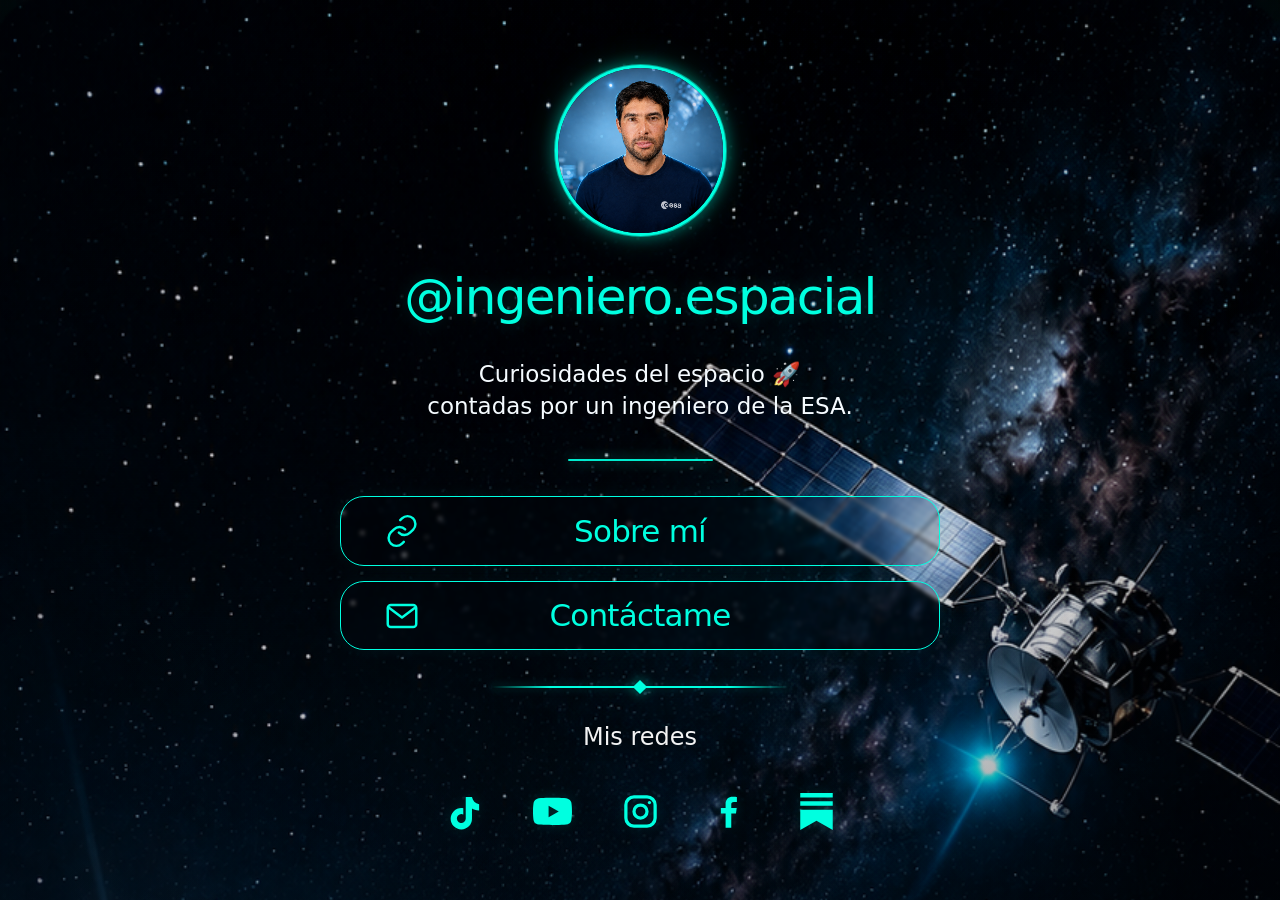
<file: index.html>
<!doctype html>
<html lang="es">
<head>
  <meta charset="utf-8" />
  <meta name="viewport" content="width=device-width,initial-scale=1,viewport-fit=cover" />
  <meta name="theme-color" content="#020811" />
  <title>Ingeniero Espacial · Links</title>
  <meta name="description" content="Curiosidades del espacio contadas por un ingeniero de la ESA." />
  <link rel="icon" href="assets/favicon.svg" type="image/svg+xml" />

  <style>
    :root{
      --cyan:#00ffe0;
      --bg:#020811;
      --white:#f5fbff;
      --muted:rgba(245,251,255,.86);
      --cyan-soft:rgba(0,255,224,.12);
      --cyan-glow:rgba(0,255,224,.35);
    }

    *{box-sizing:border-box}
    html,body{min-height:100%;margin:0}

    body{
      min-height:100svh;
      font-family:Inter,ui-sans-serif,system-ui,-apple-system,BlinkMacSystemFont,"Segoe UI",Roboto,Arial,sans-serif;
      color:var(--white);
      background:var(--bg);
      overflow-x:hidden;
    }

    .space-bg{
      position:fixed;
      inset:0;
      z-index:-2;
      background:
        linear-gradient(180deg,rgba(0,5,12,.02) 0%,rgba(0,5,12,.06) 42%,rgba(0,5,12,.18) 100%),
        url("assets/space-bg.png") center top/cover no-repeat;
      transform:translateZ(0);
    }

    .space-bg::after{
      content:"";
      position:absolute;
      inset:0;
      background:
        radial-gradient(circle at 50% 42%,transparent 0 34%,rgba(0,4,10,.08) 60%,rgba(0,4,10,.35) 100%),
        linear-gradient(180deg,rgba(0,0,0,.08),rgba(0,0,0,.02) 58%,rgba(0,0,0,.08));
      pointer-events:none;
    }

    .page{
      width:min(760px,100%);
      height:100svh;
      min-height:100svh;
      margin:0 auto;
      padding:clamp(18px,3.2vh,40px) clamp(18px,4vw,32px);
      display:flex;
      flex-direction:column;
      align-items:center;
      justify-content:space-evenly;
      text-align:center;
      overflow:hidden;
    }

    .avatar-shell{
      width:clamp(126px,19vmin,184px);
      aspect-ratio:1;
      border-radius:50%;
      padding:3px;
      background:var(--cyan);
      box-shadow:
        0 0 0 1px rgba(0,255,224,.5),
        0 0 16px rgba(0,255,224,.46),
        0 0 34px rgba(0,255,224,.18);
      flex:0 0 auto;
    }

    .avatar-shell img{
      width:100%;
      height:100%;
      border-radius:50%;
      display:block;
      object-fit:cover;
      object-position:center;
      background:#04121d;
    }

    h1{
      margin:0;
      color:var(--cyan);
      font-size:clamp(30px,6.2vw,50px);
      line-height:1.04;
      font-weight:520;
      letter-spacing:-.035em;
      text-shadow:0 0 18px rgba(0,255,224,.18);
      white-space:nowrap;
    }

    .bio{
      max-width:580px;
      margin:0;
      color:var(--white);
      font-size:clamp(16px,2.8vw,23px);
      line-height:1.38;
      font-weight:360;
      text-shadow:0 2px 16px rgba(0,0,0,.88);
    }

    .accent-line{
      width:clamp(105px,19vw,145px);
      height:2px;
      margin:0 auto;
      border-radius:999px;
      background:var(--cyan);
      box-shadow:0 0 13px rgba(0,255,224,.62);
      opacity:.92;
    }

    .links{
      width:min(600px,92vw);
      margin:0;
      display:flex;
      flex-direction:column;
      gap:clamp(10px,1.7vh,16px);
    }

    .main-link{
      min-height:clamp(58px,7.7vh,76px);
      width:100%;
      display:grid;
      grid-template-columns:clamp(64px,11vw,86px) 1fr clamp(64px,11vw,86px);
      align-items:center;
      padding:0 clamp(10px,2.2vw,18px);
      border:1.5px solid var(--cyan);
      border-radius:clamp(18px,2.8vw,24px);
      color:var(--cyan);
      text-decoration:none;
      background:rgba(0,8,18,.14);
      box-shadow:
        inset 0 0 22px rgba(0,255,224,.012),
        0 0 18px rgba(0,255,224,.06);
      backdrop-filter:blur(2px);
      -webkit-backdrop-filter:blur(2px);
      transition:transform .18s ease,background .18s ease,box-shadow .18s ease;
    }

    .main-link:hover{
      transform:translateY(-2px);
      background:rgba(0,255,224,.065);
      box-shadow:0 0 24px rgba(0,255,224,.16);
    }

    .main-link:active{transform:translateY(0)}

    .main-link .link-icon{
      width:clamp(38px,6vw,48px);
      height:clamp(38px,6vw,48px);
      display:flex;
      align-items:center;
      justify-content:center;
      justify-self:center;
      color:var(--cyan);
    }

    .main-link .link-icon svg{
      width:clamp(30px,4.8vw,38px);
      height:clamp(30px,4.8vw,38px);
      display:block;
      fill:none;
      stroke:currentColor;
      stroke-width:1.55;
      stroke-linecap:round;
      stroke-linejoin:round;
    }

    .main-link .linkedin-icon svg{
      fill:currentColor;
      stroke:none;
      width:clamp(31px,5vw,39px);
      height:clamp(31px,5vw,39px);
    }

    .main-link strong{
      grid-column:2;
      font-size:clamp(22px,4vw,31px);
      line-height:1;
      font-weight:500;
      letter-spacing:-.025em;
      white-space:nowrap;
    }

    .network-divider{
      width:min(300px,55vw);
      height:1.5px;
      margin:0 auto;
      position:relative;
      background:linear-gradient(90deg,transparent,var(--cyan) 20%,var(--cyan) 80%,transparent);
      box-shadow:0 0 10px rgba(0,255,224,.28);
    }

    .network-divider::after{
      content:"";
      position:absolute;
      left:50%;
      top:50%;
      width:10px;
      height:10px;
      background:var(--cyan);
      transform:translate(-50%,-50%) rotate(45deg);
      box-shadow:0 0 13px rgba(0,255,224,.6);
    }

    .social-title{
      margin:0;
      font-size:clamp(18px,3vw,24px);
      font-weight:350;
      color:rgba(255,255,255,.95);
      text-shadow:0 2px 14px rgba(0,0,0,.85);
    }

    .socials{
      width:min(400px,86vw);
      margin:0;
      display:flex;
      align-items:center;
      justify-content:space-between;
      gap:clamp(10px,3vw,20px);
    }

    .social-link{
      width:clamp(38px,6vw,48px);
      height:clamp(38px,6vw,48px);
      color:var(--cyan);
      display:flex;
      align-items:center;
      justify-content:center;
      text-decoration:none;
      filter:drop-shadow(0 0 7px rgba(0,255,224,.12));
      transition:transform .16s ease,filter .16s ease;
    }

    .social-link:hover{
      transform:translateY(-2px) scale(1.04);
      filter:drop-shadow(0 0 10px rgba(0,255,224,.48));
    }

    .social-link svg{
      width:clamp(30px,5vw,39px);
      height:clamp(30px,5vw,39px);
      fill:currentColor;
      display:block;
    }

    .social-link.instagram svg{
      fill:none;
      stroke:currentColor;
      stroke-width:2;
      stroke-linecap:round;
      stroke-linejoin:round;
    }

    .social-link.substack svg{
      width:clamp(29px,4.8vw,37px);
      height:clamp(29px,4.8vw,37px);
    }

    @media (max-width:560px){
      .page{
        padding-left:clamp(14px,4.8vw,20px);
        padding-right:clamp(14px,4.8vw,20px);
      }
      .avatar-shell{width:clamp(112px,35vw,146px)}
      h1{font-size:clamp(28px,8.8vw,38px)}
      .bio{font-size:clamp(14px,4.25vw,17px);max-width:92vw}
      .links{width:min(560px,90vw)}
      .main-link{grid-template-columns:clamp(52px,16vw,66px) 1fr clamp(52px,16vw,66px)}
      .main-link strong{font-size:clamp(20px,6.4vw,25px)}
      .socials{width:min(340px,84vw)}
    }

    @media (max-width:390px){
      h1{font-size:clamp(25px,8.1vw,31px)}
      .bio{font-size:clamp(13px,4vw,15px)}
      .links{width:88vw}
      .main-link strong{font-size:clamp(18px,5.8vw,22px)}
      .social-title{font-size:17px}
    }

    /* En pantallas bajas reducimos proporcionalmente, sin comprimir todos los espacios a cero. */
    @media (max-height:760px){
      .page{padding-top:10px;padding-bottom:10px}
      .avatar-shell{width:clamp(96px,16vh,124px)}
      h1{font-size:clamp(25px,4.5vh,34px)}
      .bio{font-size:clamp(13px,2.25vh,16px);line-height:1.3}
      .links{gap:8px}
      .main-link{min-height:clamp(50px,7.3vh,58px)}
      .main-link strong{font-size:clamp(18px,3.4vh,23px)}
      .main-link .link-icon{width:34px;height:34px}
      .main-link .link-icon svg,.main-link .linkedin-icon svg{width:28px;height:28px}
      .social-title{font-size:16px}
      .social-link{width:34px;height:34px}
      .social-link svg{width:27px;height:27px}
      .social-link.substack svg{width:26px;height:26px}
    }

    @media (max-height:640px){
      .avatar-shell{width:88px}
      h1{font-size:24px}
      .bio{font-size:12px}
      .main-link{min-height:46px;border-radius:14px}
      .main-link strong{font-size:18px}
      .social-title{font-size:14px}
      .socials{width:min(300px,82vw)}
    }

    @media (prefers-reduced-motion:reduce){
      *,*::before,*::after{scroll-behavior:auto!important;transition:none!important}
    }
  </style>
</head>

<body>
  <div class="space-bg" aria-hidden="true"></div>

  <main class="page">
    <div class="avatar-shell">
      <img src="assets/perfil4.png" alt="Ingeniero Espacial" onerror="this.src='assets/profile-placeholder.svg'" />
    </div>

    <h1>@ingeniero.espacial</h1>

    <p class="bio">
      Curiosidades del espacio 🚀<br>
      contadas por un ingeniero de la ESA.
    </p>

    <div class="accent-line" aria-hidden="true"></div>

    <nav class="links" aria-label="Enlaces principales">
      <a class="main-link" href="./sobre-mi/" aria-label="Sobre mí">
        <span class="link-icon" aria-hidden="true">
          <svg viewBox="0 0 24 24">
            <path d="M10 13a5 5 0 0 0 7.07.07l2-2a5 5 0 0 0-7.07-7.07l-1.15 1.15"></path>
            <path d="M14 11a5 5 0 0 0-7.07-.07l-2 2A5 5 0 0 0 12 20l1.15-1.15"></path>
          </svg>
        </span>
        <strong>Sobre mí</strong>
      </a>

      <a class="main-link" href="mailto:rg.juanpa@gmail.com" aria-label="Contáctame por email">
        <span class="link-icon" aria-hidden="true">
          <svg viewBox="0 0 24 24">
            <rect x="3" y="5" width="18" height="14" rx="2"></rect>
            <path d="m4 7 8 6 8-6"></path>
          </svg>
        </span>
        <strong>Contáctame</strong>
      </a>
    </nav>

    <div class="network-divider" aria-hidden="true"></div>
    <div class="social-title">Mis redes</div>

    <nav class="socials" aria-label="Redes sociales">
      <a class="social-link" href="https://www.tiktok.com/@ingenieroespacial" target="_blank" rel="noopener" aria-label="TikTok">
        <svg viewBox="0 0 24 24" aria-hidden="true">
          <path d="M16.6 3c.48 2.38 1.84 3.8 4.4 4.53v3.8c-1.84.05-3.45-.51-4.4-1.13v6.24A6.56 6.56 0 1 1 10.04 9.9c.42 0 .83.04 1.22.11v3.87a2.73 2.73 0 1 0 1.5 2.56V3h3.84Z"/>
        </svg>
      </a>

      <a class="social-link" href="https://www.youtube.com/@Ingeniero.Espacial" target="_blank" rel="noopener" aria-label="YouTube">
        <svg viewBox="0 0 24 24" aria-hidden="true">
          <path d="M23.5 6.2a3 3 0 0 0-2.12-2.12C19.5 3.58 12 3.58 12 3.58s-7.5 0-9.38.5A3 3 0 0 0 .5 6.2C0 8.08 0 12 0 12s0 3.92.5 5.8a3 3 0 0 0 2.12 2.12c1.88.5 9.38.5 9.38.5s7.5 0 9.38-.5a3 3 0 0 0 2.12-2.12C24 15.92 24 12 24 12s0-3.92-.5-5.8ZM9.6 15.6V8.4l6.23 3.6L9.6 15.6Z"/>
        </svg>
      </a>

      <a class="social-link instagram" href="https://www.instagram.com/ingeniero.espacial/" target="_blank" rel="noopener" aria-label="Instagram">
        <svg viewBox="0 0 24 24" aria-hidden="true">
          <rect x="3" y="3" width="18" height="18" rx="5"></rect>
          <circle cx="12" cy="12" r="4"></circle>
          <circle cx="17.5" cy="6.5" r="1" fill="currentColor" stroke="none"></circle>
        </svg>
      </a>

      <a class="social-link" href="https://www.facebook.com/people/Ingeniero-Espacial/61588651452227/" target="_blank" rel="noopener" aria-label="Facebook">
        <svg viewBox="0 0 24 24" aria-hidden="true">
          <path d="M13.7 22v-8.7h2.9l.44-3.4H13.7V7.73c0-.98.27-1.65 1.68-1.65h1.79V3.04c-.31-.04-1.37-.13-2.61-.13-2.58 0-4.35 1.58-4.35 4.48V9.9H7.29v3.4h2.92V22h3.49Z"/>
        </svg>
      </a>

      <a class="social-link substack" href="https://ingenieroespacial.substack.com/" target="_blank" rel="noopener" aria-label="Substack">
        <svg viewBox="0 0 24 24" aria-hidden="true">
          <path d="M22.54 0H1.46v2.84h21.08V0ZM22.54 5.41H1.46v2.83h21.08V5.41ZM1.46 10.81V24L12 18.08 22.54 24V10.81H1.46Z"/>
        </svg>
      </a>
    </nav>
  </main>
</body>
</html>
</file>
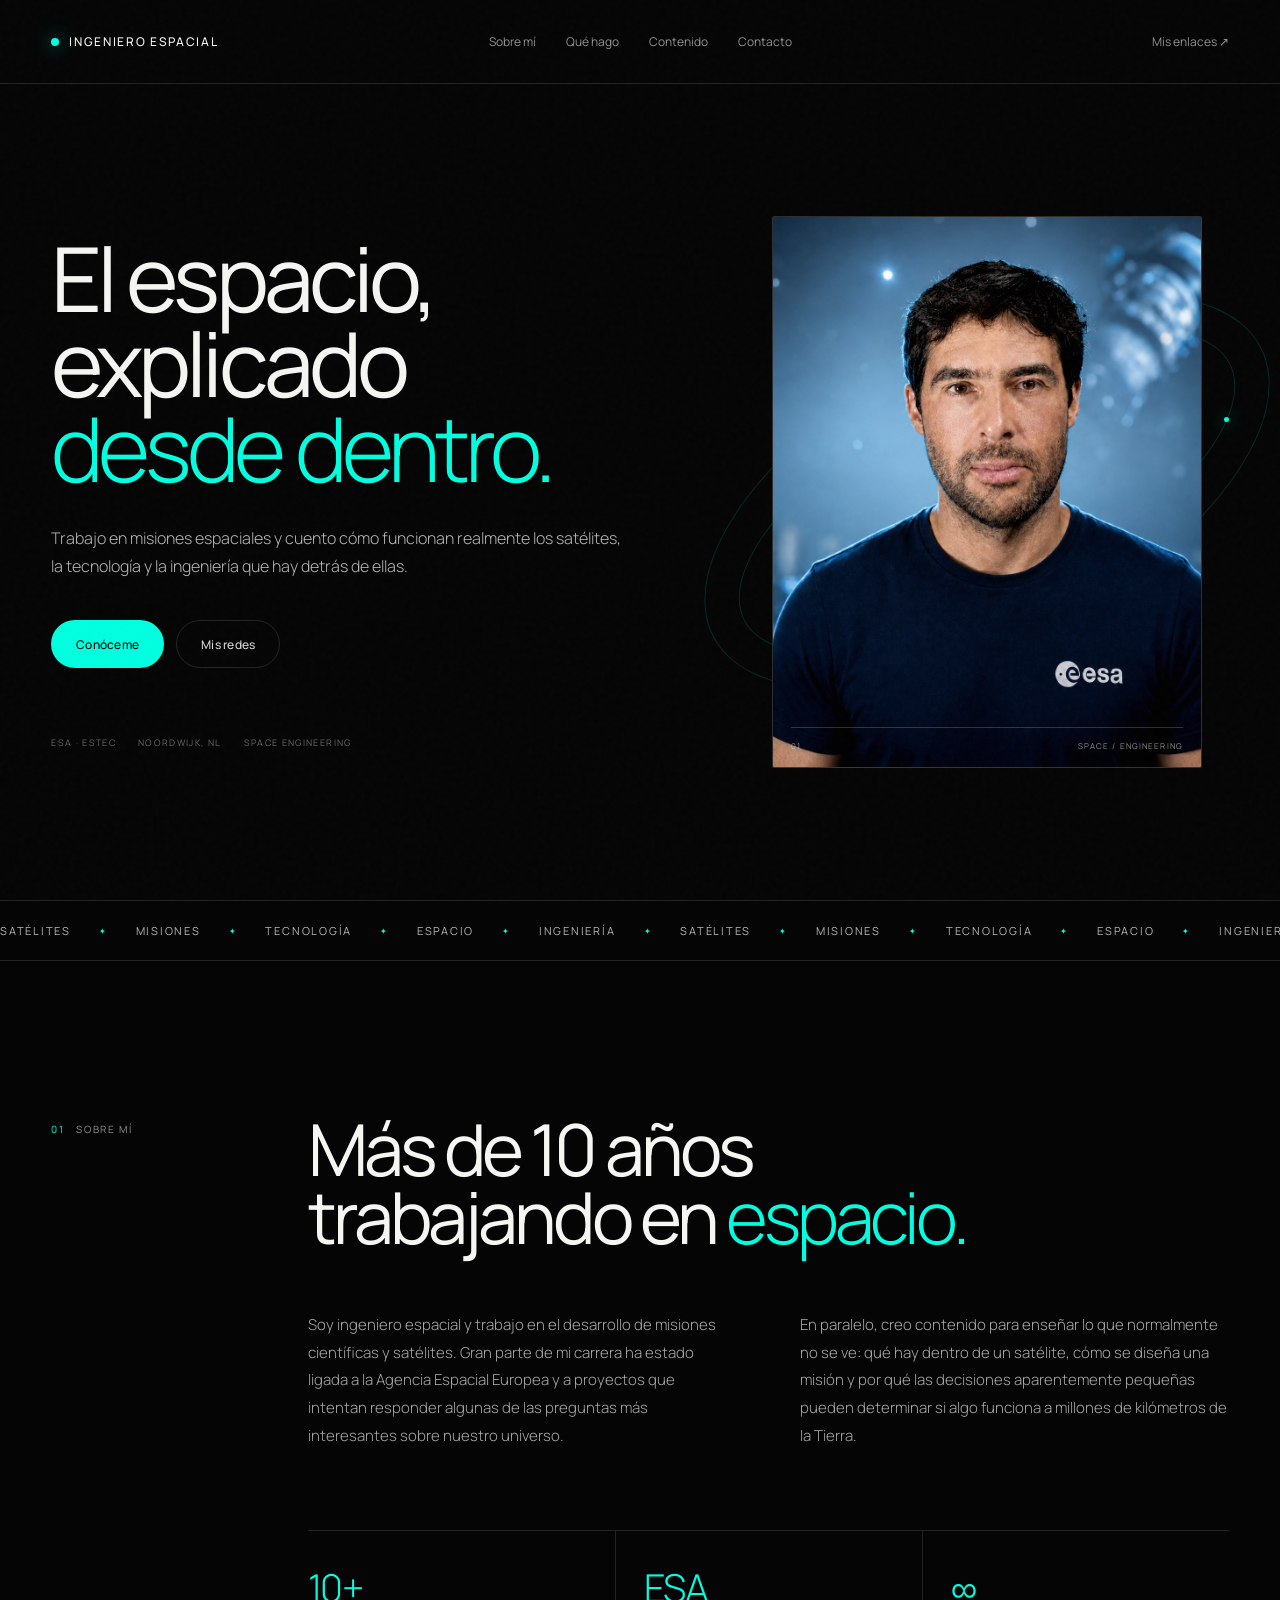
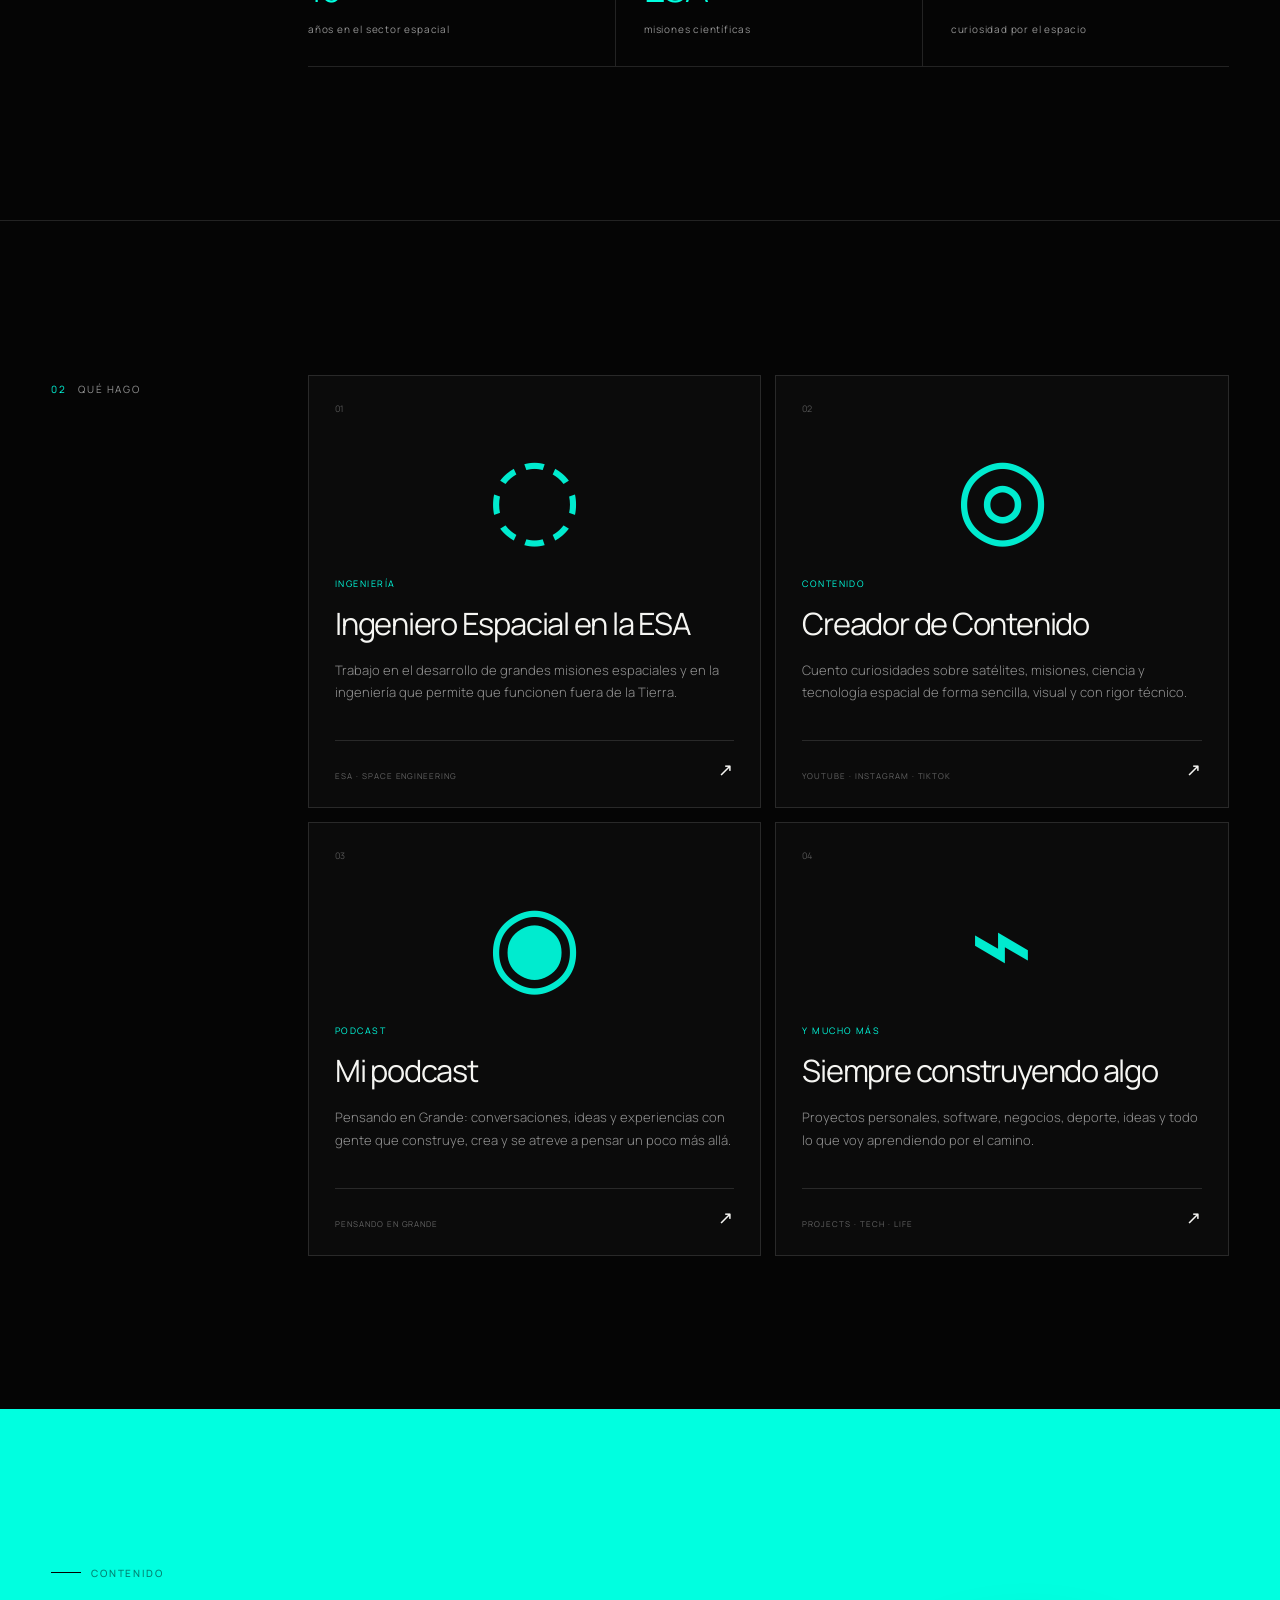
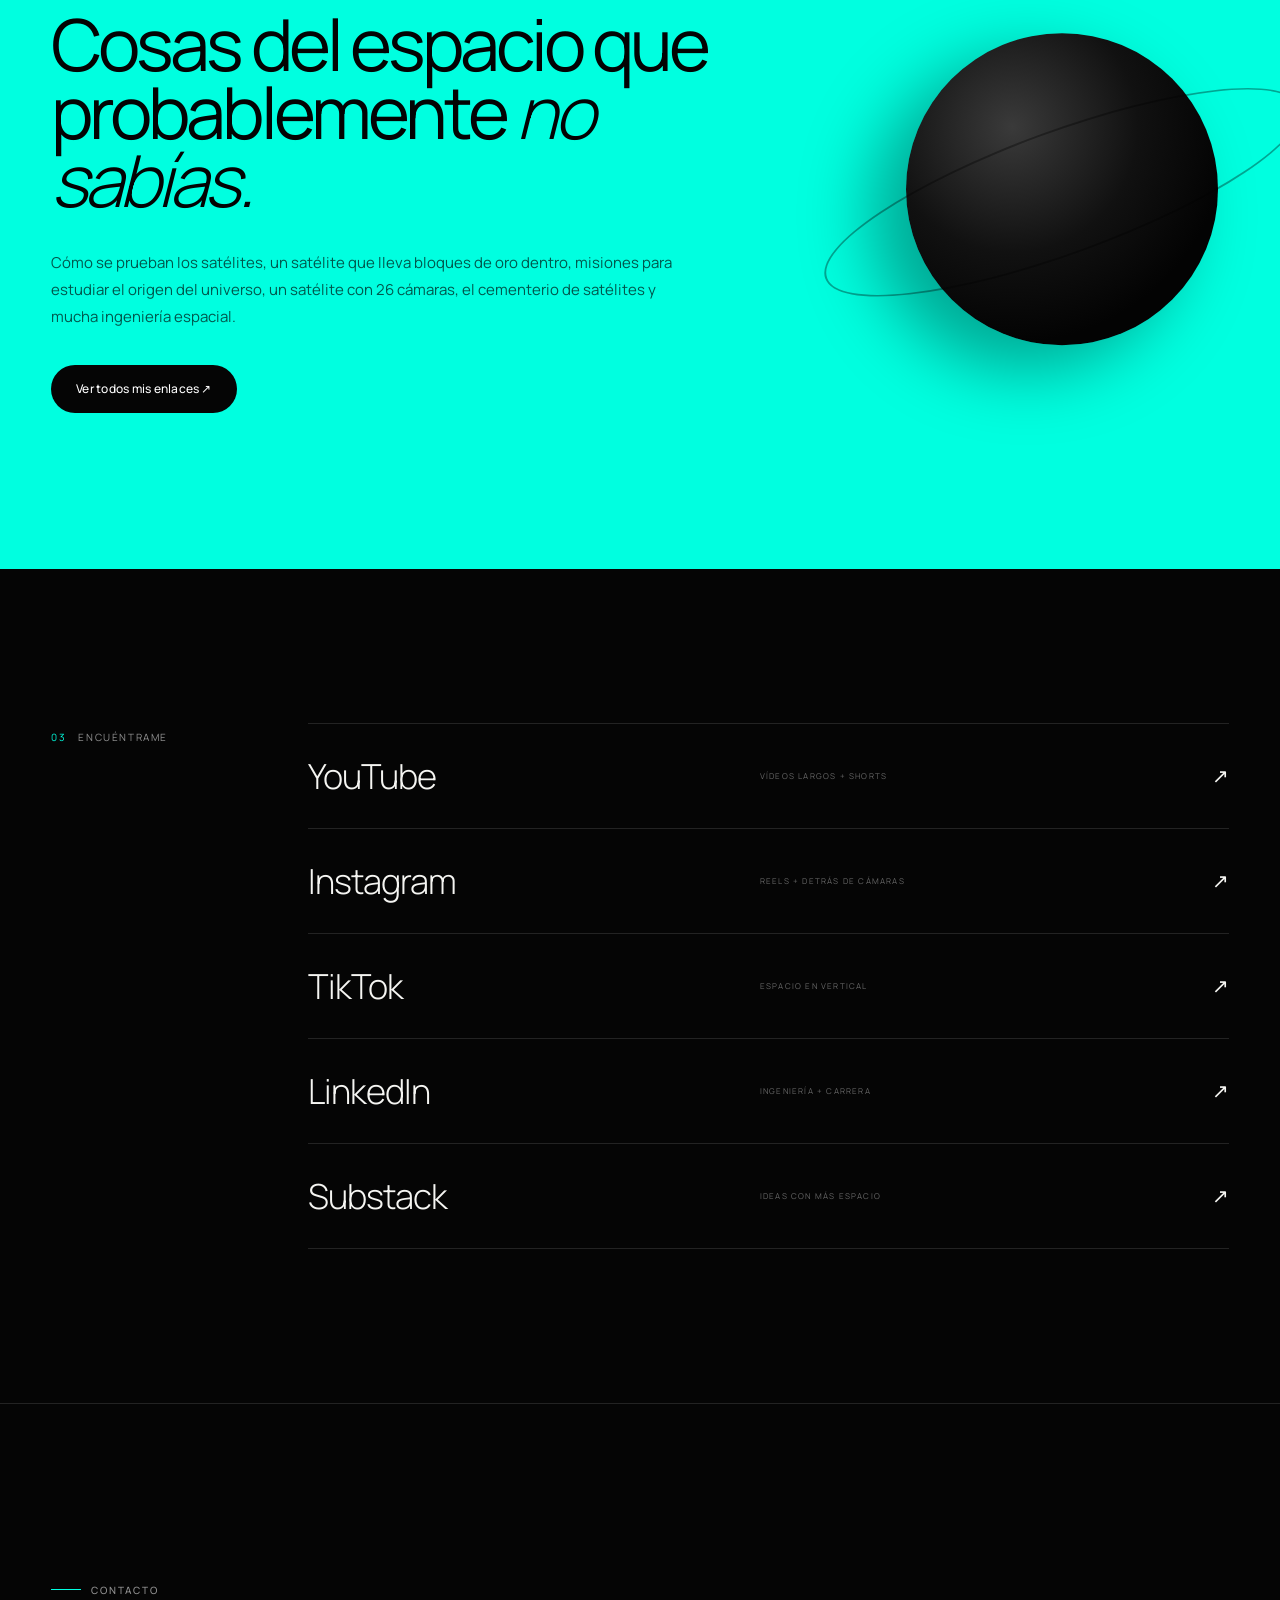
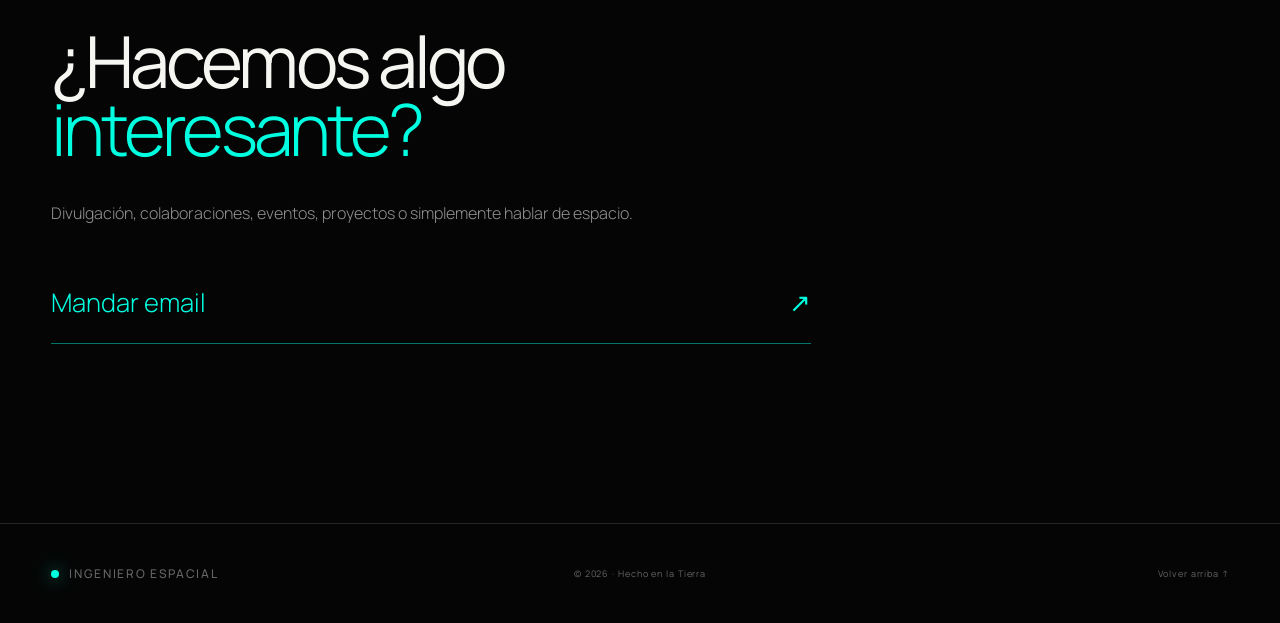
<file: sobre-mi/index.html>
<!DOCTYPE html>
<html lang="es">
<head>
  <meta charset="UTF-8" />
  <meta name="viewport" content="width=device-width, initial-scale=1.0" />
  <meta name="description" content="Ingeniería espacial, misiones y tecnología contadas desde dentro." />
  <meta name="theme-color" content="#050505" />

  <title>Ingeniero Espacial — Sobre mí</title>

  <link rel="preconnect" href="https://fonts.googleapis.com">
  <link rel="preconnect" href="https://fonts.gstatic.com" crossorigin>
  <link href="https://fonts.googleapis.com/css2?family=Manrope:wght@300;400;500;600&display=swap" rel="stylesheet">

  <link rel="stylesheet" href="./styles.css" />
</head>

<body>
  <div class="noise" aria-hidden="true"></div>

  <header class="site-header">
    <a class="brand" href="../" aria-label="Volver a mis enlaces">
      <span class="brand-dot"></span>
      INGENIERO ESPACIAL
    </a>

    <nav class="nav" aria-label="Navegación principal">
      <a href="#sobre-mi">Sobre mí</a>
      <a href="#que-hago">Qué hago</a>
      <a href="#contenido">Contenido</a>
      <a href="#contacto">Contacto</a>
    </nav>

    <a class="back-link" href="../">Mis enlaces ↗</a>
  </header>

  <main>
    <section class="hero section">
      <div class="hero-copy">
<h1>
          El espacio,<br>
          explicado <em>desde dentro.</em>
        </h1>

        <p class="hero-text">
          Trabajo en misiones espaciales y cuento cómo funcionan realmente
          los satélites, la tecnología y la ingeniería que hay detrás de ellas.
        </p>

        <div class="hero-actions">
          <a class="button button-primary" href="#sobre-mi">Conóceme</a>
          <a class="button button-secondary" href="#redes">Mis redes</a>
        </div>

        <div class="hero-meta">
          <span>ESA · ESTEC</span>
          <span>NOORDWIJK, NL</span>
          <span>SPACE ENGINEERING</span>
        </div>
      </div>

      <div class="hero-visual">
        <div class="orbit orbit-one"></div>
        <div class="orbit orbit-two"></div>
        <div class="orbit-dot"></div>

        <div class="portrait-card">
          <img src="./assets/perfil4.png" alt="Ingeniero Espacial">

          <div class="image-caption">
            <span>01</span>
            <span>SPACE / ENGINEERING</span>
          </div>
        </div>
      </div>
    </section>

    <section class="statement">
      <div class="ticker" aria-hidden="true">
        <div class="ticker-track">
          <span>SATÉLITES</span><i>✦</i>
          <span>MISIONES</span><i>✦</i>
          <span>TECNOLOGÍA</span><i>✦</i>
          <span>ESPACIO</span><i>✦</i>
          <span>INGENIERÍA</span><i>✦</i>
          <span>SATÉLITES</span><i>✦</i>
          <span>MISIONES</span><i>✦</i>
          <span>TECNOLOGÍA</span><i>✦</i>
          <span>ESPACIO</span><i>✦</i>
          <span>INGENIERÍA</span><i>✦</i>
        </div>
      </div>
    </section>

    <section class="section split-section" id="sobre-mi">
      <div class="section-label">
        <span>01</span>
        <p>Sobre mí</p>
      </div>

      <div class="section-content about-copy">
        <h2>
          Más de 10 años<br>
          trabajando en <em>espacio.</em>
        </h2>

        <div class="about-columns">
          <p>
            Soy ingeniero espacial y trabajo en el desarrollo de misiones
            científicas y satélites. Gran parte de mi carrera ha estado ligada
            a la Agencia Espacial Europea y a proyectos que intentan responder
            algunas de las preguntas más interesantes sobre nuestro universo.
          </p>

          <p>
            En paralelo, creo contenido para enseñar lo que normalmente no se ve:
            qué hay dentro de un satélite, cómo se diseña una misión y por qué
            las decisiones aparentemente pequeñas pueden determinar si algo
            funciona a millones de kilómetros de la Tierra.
          </p>
        </div>

        <div class="facts">
          <article>
            <strong>10+</strong>
            <span>años en el sector espacial</span>
          </article>
          <article>
            <strong>ESA</strong>
            <span>misiones científicas</span>
          </article>
          <article>
            <strong>∞</strong>
            <span>curiosidad por el espacio</span>
          </article>
        </div>
      </div>
    </section>

    <section class="section projects-section" id="que-hago">
      <div class="section-label">
        <span>02</span>
        <p>Qué hago</p>
      </div>

      <div class="projects-grid">
        <article class="project-card">
          <div class="project-number">01</div>
          <div class="project-icon">◌</div>

          <div class="project-copy">
            <p class="project-type">INGENIERÍA</p>
            <h3>Ingeniero Espacial en la ESA</h3>
            <p>
              Trabajo en el desarrollo de grandes misiones espaciales y en la
              ingeniería que permite que funcionen fuera de la Tierra.
            </p>
          </div>

          <div class="project-footer">
            <span>ESA · SPACE ENGINEERING</span>
            <span class="arrow">↗</span>
          </div>
        </article>

        <article class="project-card">
          <div class="project-number">02</div>
          <div class="project-icon">◎</div>

          <div class="project-copy">
            <p class="project-type">CONTENIDO</p>
            <h3>Creador de Contenido</h3>
            <p>
              Cuento curiosidades sobre satélites, misiones, ciencia y tecnología
              espacial de forma sencilla, visual y con rigor técnico.
            </p>
          </div>

          <div class="project-footer">
            <span>YOUTUBE · INSTAGRAM · TIKTOK</span>
            <span class="arrow">↗</span>
          </div>
        </article>

        <a class="project-card project-card-link" href="https://pensandoengrandepodcast.com/" target="_blank" rel="noopener noreferrer">
          <div class="project-number">03</div>
          <div class="project-icon">◉</div>

          <div class="project-copy">
            <p class="project-type">PODCAST</p>
            <h3>Mi podcast</h3>
            <p>
              Pensando en Grande: conversaciones, ideas y experiencias con gente
              que construye, crea y se atreve a pensar un poco más allá.
            </p>
          </div>

          <div class="project-footer">
            <span>PENSANDO EN GRANDE</span>
            <span class="arrow">↗</span>
          </div>
        </a>

        <article class="project-card">
          <div class="project-number">04</div>
          <div class="project-icon">⌁</div>

          <div class="project-copy">
            <p class="project-type">Y MUCHO MÁS</p>
            <h3>Siempre construyendo algo</h3>
            <p>
              Proyectos personales, software, negocios, deporte, ideas y todo lo
              que voy aprendiendo por el camino.
            </p>
          </div>

          <div class="project-footer">
            <span>PROJECTS · TECH · LIFE</span>
            <span class="arrow">↗</span>
          </div>
        </article>
      </div>
    </section>

    <section class="content-banner" id="contenido">
      <div class="content-inner">
        <p class="eyebrow">
          <span></span>
          CONTENIDO
        </p>

        <h2>
          Cosas del espacio que<br>
          probablemente <em>no sabías.</em>
        </h2>

        <p>
          Cómo se prueban los satélites, un satélite que lleva bloques de oro dentro,
          misiones para estudiar el origen del universo, un satélite con 26 cámaras,
          el cementerio de satélites y mucha ingeniería espacial.
        </p>

        <a class="button button-primary" href="../">Ver todos mis enlaces ↗</a>
      </div>

      <div class="space-object" aria-hidden="true">
        <div class="planet"></div>
        <div class="planet-ring"></div>
      </div>
    </section>

    <section class="section social-section" id="redes">
      <div class="section-label">
        <span>03</span>
        <p>Encuéntrame</p>
      </div>

      <div class="social-list">
        <a href="https://www.youtube.com/@Ingeniero.Espacial" target="_blank" rel="noopener noreferrer">
          <span>YouTube</span><small>VÍDEOS LARGOS + SHORTS</small><b>↗</b>
        </a>
        <a href="https://www.instagram.com/ingeniero.espacial/" target="_blank" rel="noopener noreferrer">
          <span>Instagram</span><small>REELS + DETRÁS DE CÁMARAS</small><b>↗</b>
        </a>
        <a href="https://www.tiktok.com/@ingenieroespacial" target="_blank" rel="noopener noreferrer">
          <span>TikTok</span><small>ESPACIO EN VERTICAL</small><b>↗</b>
        </a>
        <a href="https://www.linkedin.com/in/juanpablorg/" target="_blank" rel="noopener noreferrer">
          <span>LinkedIn</span><small>INGENIERÍA + CARRERA</small><b>↗</b>
        </a>
        <a href="https://ingenieroespacial.substack.com/" target="_blank" rel="noopener noreferrer">
          <span>Substack</span><small>IDEAS CON MÁS ESPACIO</small><b>↗</b>
        </a>
      </div>
    </section>

    <section class="contact section" id="contacto">
      <p class="eyebrow">
        <span></span>
        CONTACTO
      </p>

      <h2>
        ¿Hacemos algo<br>
        <em>interesante?</em>
      </h2>

      <p class="contact-text">
        Divulgación, colaboraciones, eventos, proyectos o simplemente hablar de espacio.
      </p>

      <a class="mail-link" href="mailto:rg.juanpa@gmail.com">
        Mandar email
        <span>↗</span>
      </a>
    </section>
  </main>

  <footer>
    <a class="brand" href="../">
      <span class="brand-dot"></span>
      INGENIERO ESPACIAL
    </a>

    <p>© <span id="year"></span> · Hecho en la Tierra</p>
    <a href="#">Volver arriba ↑</a>
  </footer>

  <script>
    document.getElementById("year").textContent = new Date().getFullYear();
  </script>
</body>
</html>
</file>
<file: sobre-mi/styles.css>
:root {
  --bg: #050505;
  --surface: #0b0b0b;
  --surface-2: #111111;
  --text: #f5f5f2;
  --muted: #929292;
  --line: rgba(255, 255, 255, 0.12);
  --accent: #00ffe0;
  --accent-dark: #00c8b2;
  --max-width: 1440px;
  --pad: clamp(22px, 4vw, 64px);
}

* {
  box-sizing: border-box;
}

html {
  scroll-behavior: smooth;
}

body {
  margin: 0;
  min-width: 320px;
  overflow-x: hidden;
  background: var(--bg);
  color: var(--text);
  font-family: "Manrope", sans-serif;
  font-weight: 400;
  -webkit-font-smoothing: antialiased;
}

a {
  color: inherit;
  text-decoration: none;
}

button,
a {
  -webkit-tap-highlight-color: transparent;
}

::selection {
  background: var(--accent);
  color: #000;
}

.noise {
  position: fixed;
  inset: 0;
  z-index: 100;
  pointer-events: none;
  opacity: 0.025;
  background-image:
    url("data:image/svg+xml,%3Csvg viewBox='0 0 180 180' xmlns='http://www.w3.org/2000/svg'%3E%3Cfilter id='n'%3E%3CfeTurbulence type='fractalNoise' baseFrequency='.9' numOctaves='3' stitchTiles='stitch'/%3E%3C/filter%3E%3Crect width='100%25' height='100%25' filter='url(%23n)' opacity='.9'/%3E%3C/svg%3E");
}

.site-header {
  width: 100%;
  max-width: var(--max-width);
  margin: 0 auto;
  min-height: 84px;
  padding: 0 var(--pad);
  display: grid;
  grid-template-columns: 1fr auto 1fr;
  align-items: center;
  gap: 30px;
  border-bottom: 1px solid var(--line);
}

.brand {
  display: inline-flex;
  align-items: center;
  gap: 10px;
  width: fit-content;
  font-size: 12px;
  font-weight: 500;
  letter-spacing: 0.14em;
}

.brand-dot {
  width: 8px;
  height: 8px;
  border-radius: 50%;
  background: var(--accent);
  box-shadow: 0 0 18px rgba(0, 255, 224, 0.7);
}

.nav {
  display: flex;
  gap: 30px;
  color: var(--muted);
  font-size: 12px;
}

.nav a,
.back-link,
footer a {
  transition: color 180ms ease;
}

.nav a:hover,
.back-link:hover,
footer a:hover {
  color: var(--accent);
}

.back-link {
  justify-self: end;
  font-size: 12px;
  color: var(--muted);
}

.section {
  width: 100%;
  max-width: var(--max-width);
  margin: 0 auto;
  padding-left: var(--pad);
  padding-right: var(--pad);
}

.hero {
  min-height: min(820px, calc(100vh - 84px));
  display: grid;
  grid-template-columns: minmax(0, 1.1fr) minmax(360px, 0.9fr);
  align-items: center;
  gap: clamp(50px, 8vw, 130px);
  padding-top: clamp(70px, 8vw, 120px);
  padding-bottom: clamp(70px, 8vw, 120px);
}

.eyebrow {
  display: flex;
  align-items: center;
  gap: 10px;
  margin: 0 0 30px;
  color: var(--muted);
  font-size: 10px;
  font-weight: 500;
  letter-spacing: 0.18em;
}

.eyebrow > span {
  display: inline-block;
  width: 30px;
  height: 1px;
  background: var(--accent);
}

.hero h1,
.section-content h2,
.content-inner h2,
.contact h2 {
  margin: 0;
  font-size: clamp(50px, 7vw, 108px);
  line-height: 0.95;
  letter-spacing: -0.055em;
  font-weight: 400;
}

.hero h1 em,
.section-content h2 em,
.content-inner h2 em,
.contact h2 em {
  color: var(--accent);
  font-style: normal;
  font-weight: 300;
}

.hero-text {
  max-width: 570px;
  margin: 34px 0 0;
  color: #b7b7b7;
  font-size: clamp(15px, 1.25vw, 19px);
  line-height: 1.75;
  font-weight: 300;
}

.hero-actions {
  display: flex;
  flex-wrap: wrap;
  gap: 12px;
  margin-top: 40px;
}

.button {
  display: inline-flex;
  align-items: center;
  justify-content: center;
  min-height: 48px;
  padding: 0 24px;
  border-radius: 999px;
  border: 1px solid transparent;
  font-size: 12px;
  font-weight: 500;
  letter-spacing: 0.02em;
  transition:
    transform 180ms ease,
    background 180ms ease,
    color 180ms ease,
    border 180ms ease;
}

.button:hover {
  transform: translateY(-2px);
}

.button-primary {
  background: var(--accent);
  color: #020202;
}

.button-primary:hover {
  background: #fff;
}

.button-secondary {
  border-color: var(--line);
  color: #d6d6d6;
}

.button-secondary:hover {
  border-color: rgba(255, 255, 255, 0.3);
  color: #fff;
}

.hero-meta {
  display: flex;
  flex-wrap: wrap;
  gap: 12px 22px;
  margin-top: 68px;
  color: #666;
  font-size: 9px;
  letter-spacing: 0.15em;
}

.hero-visual {
  position: relative;
  min-height: 580px;
  display: flex;
  justify-content: center;
  align-items: center;
}

.portrait-card {
  position: relative;
  width: min(100%, 430px);
  aspect-ratio: 0.78;
  border-radius: 2px;
  overflow: hidden;
  background:
    linear-gradient(145deg, rgba(0, 255, 224, 0.08), transparent 45%),
    var(--surface-2);
  border: 1px solid var(--line);
  z-index: 2;
}

.portrait-card img {
  width: 100%;
  height: 100%;
  display: block;
  object-fit: cover;
  filter: saturate(0.75) contrast(1.05);
}

.portrait-placeholder {
  position: absolute;
  inset: 0;
  display: grid;
  place-content: center;
  text-align: center;
  color: #565656;
}

.placeholder-mark {
  color: var(--accent);
  margin-bottom: 18px;
  font-size: 34px;
  font-weight: 300;
}

.portrait-placeholder p {
  margin: 0 0 6px;
  font-size: 14px;
}

.portrait-placeholder small {
  font-size: 10px;
  letter-spacing: 0.08em;
}

.image-caption {
  position: absolute;
  left: 18px;
  right: 18px;
  bottom: 16px;
  display: flex;
  justify-content: space-between;
  padding-top: 12px;
  color: rgba(255, 255, 255, 0.55);
  border-top: 1px solid rgba(255, 255, 255, 0.18);
  font-size: 8px;
  letter-spacing: 0.14em;
}

.orbit {
  position: absolute;
  border: 1px solid rgba(0, 255, 224, 0.15);
  border-radius: 50%;
  transform: rotate(-28deg);
}

.orbit-one {
  width: 550px;
  height: 220px;
}

.orbit-two {
  width: 620px;
  height: 300px;
}

.orbit-dot {
  position: absolute;
  right: 0;
  top: 37%;
  width: 5px;
  height: 5px;
  border-radius: 50%;
  background: var(--accent);
  box-shadow: 0 0 16px rgba(0, 255, 224, 0.8);
}

.statement {
  overflow: hidden;
  border-top: 1px solid var(--line);
  border-bottom: 1px solid var(--line);
}

.ticker {
  width: 100%;
  overflow: hidden;
  padding: 22px 0;
}

.ticker-track {
  display: flex;
  align-items: center;
  gap: 28px;
  width: max-content;
  color: #b7b7b7;
  font-size: 11px;
  letter-spacing: 0.16em;
  animation: ticker 28s linear infinite;
}

.ticker-track i {
  color: var(--accent);
  font-style: normal;
  font-size: 8px;
}

@keyframes ticker {
  from { transform: translateX(0); }
  to { transform: translateX(-50%); }
}

.split-section,
.projects-section,
.social-section {
  display: grid;
  grid-template-columns: 180px 1fr;
  gap: clamp(40px, 6vw, 100px);
  padding-top: clamp(100px, 12vw, 180px);
  padding-bottom: clamp(100px, 12vw, 180px);
}

.section-label {
  display: flex;
  align-items: flex-start;
  gap: 12px;
  padding-top: 7px;
  color: var(--muted);
  font-size: 10px;
  text-transform: uppercase;
  letter-spacing: 0.16em;
}

.section-label span {
  color: var(--accent);
}

.section-label p {
  margin: 0;
}

.section-content h2,
.content-inner h2,
.contact h2 {
  font-size: clamp(42px, 5.6vw, 82px);
}

.about-columns {
  display: grid;
  grid-template-columns: repeat(2, minmax(0, 1fr));
  gap: clamp(30px, 5vw, 80px);
  margin-top: 60px;
  color: #a8a8a8;
  font-size: 15px;
  line-height: 1.85;
  font-weight: 300;
}

.about-columns p {
  margin: 0;
}

.facts {
  display: grid;
  grid-template-columns: repeat(3, 1fr);
  margin-top: 80px;
  border-top: 1px solid var(--line);
  border-bottom: 1px solid var(--line);
}

.facts article {
  display: flex;
  flex-direction: column;
  gap: 8px;
  padding: 30px 24px 30px 0;
}

.facts article + article {
  padding-left: 28px;
  border-left: 1px solid var(--line);
}

.facts strong {
  color: var(--accent);
  font-size: clamp(30px, 3vw, 48px);
  font-weight: 300;
  letter-spacing: -0.04em;
}

.facts span {
  color: var(--muted);
  font-size: 10px;
  letter-spacing: 0.08em;
}

.projects-section {
  border-top: 1px solid var(--line);
}

.projects-grid {
  display: grid;
  grid-template-columns: repeat(2, minmax(0, 1fr));
  gap: 14px;
}

.project-card {
  min-height: 390px;
  padding: 26px;
  display: flex;
  flex-direction: column;
  background: var(--surface);
  border: 1px solid var(--line);
  transition:
    transform 220ms ease,
    border 220ms ease,
    background 220ms ease;
}

.project-card-link {
  color: inherit;
  text-decoration: none;
}

.project-card:hover {
  transform: translateY(-5px);
  border-color: rgba(0, 255, 224, 0.32);
  background: #0e0e0e;
}


.project-number {
  color: #555;
  font-size: 9px;
}

.project-icon {
  flex: 0 0 auto;
  display: grid;
  place-items: center;
  min-height: 112px;
  margin: 22px 0 28px;
  color: var(--accent);
  font-size: clamp(92px, 8.5vw, 138px);
  line-height: 1;
  font-weight: 300;
  opacity: 0.92;
}

.project-copy {
  max-width: 480px;
}

.project-type {
  margin: 0 0 12px;
  color: var(--accent);
  font-size: 9px;
  letter-spacing: 0.16em;
}

.project-copy h3 {
  margin: 0 0 15px;
  font-size: clamp(25px, 2.4vw, 40px);
  font-weight: 400;
  letter-spacing: -0.04em;
}

.project-copy > p:last-child {
  margin: 0;
  color: var(--muted);
  font-size: 13px;
  line-height: 1.75;
  font-weight: 300;
}

.project-footer {
  display: flex;
  justify-content: space-between;
  align-items: flex-end;
  margin-top: 36px;
  padding-top: 16px;
  border-top: 1px solid var(--line);
  color: #646464;
  font-size: 8px;
  letter-spacing: 0.12em;
}

.project-footer .arrow {
  color: var(--text);
  font-size: 18px;
}

.content-banner {
  position: relative;
  min-height: 760px;
  overflow: hidden;
  padding: clamp(90px, 10vw, 150px) max(var(--pad), calc((100vw - var(--max-width)) / 2 + var(--pad)));
  display: flex;
  align-items: center;
  background: var(--accent);
  color: #030303;
}

.content-inner {
  position: relative;
  z-index: 2;
  width: min(750px, 62%);
}

.content-banner .eyebrow {
  color: rgba(0, 0, 0, 0.5);
}

.content-banner .eyebrow > span {
  background: #000;
}

.content-inner h2 em {
  color: #030303;
  font-style: italic;
}

.content-inner > p:not(.eyebrow) {
  max-width: 630px;
  margin: 35px 0;
  font-size: 15px;
  line-height: 1.8;
  color: rgba(0, 0, 0, 0.66);
}

.content-banner .button-primary {
  background: #050505;
  color: #fff;
}

.content-banner .button-primary:hover {
  background: #fff;
  color: #000;
}

.space-object {
  position: absolute;
  right: -4vw;
  top: 50%;
  width: min(42vw, 620px);
  aspect-ratio: 1;
  transform: translateY(-50%);
}

.planet {
  position: absolute;
  width: 58%;
  height: 58%;
  left: 21%;
  top: 21%;
  border-radius: 50%;
  background:
    radial-gradient(circle at 34% 30%, #3a3a3a 0%, #111 42%, #030303 72%);
  box-shadow: -35px 25px 70px rgba(0,0,0,.35);
}

.planet-ring {
  position: absolute;
  left: 3%;
  top: 39%;
  width: 94%;
  height: 23%;
  border: 2px solid rgba(0, 0, 0, 0.35);
  border-radius: 50%;
  transform: rotate(-20deg);
}

.social-section {
  border-bottom: 1px solid var(--line);
}

.social-list {
  border-top: 1px solid var(--line);
}

.social-list a {
  min-height: 105px;
  display: grid;
  grid-template-columns: 1fr 1fr auto;
  align-items: center;
  gap: 25px;
  border-bottom: 1px solid var(--line);
  transition: padding 180ms ease, color 180ms ease;
}

.social-list a:hover {
  padding-left: 12px;
  color: var(--accent);
}

.social-list span {
  font-size: clamp(22px, 2.7vw, 38px);
  font-weight: 300;
  letter-spacing: -0.03em;
}

.social-list small {
  color: #676767;
  font-size: 8px;
  letter-spacing: 0.15em;
}

.social-list b {
  font-size: 20px;
  font-weight: 300;
}

.contact {
  padding-top: clamp(110px, 14vw, 210px);
  padding-bottom: clamp(110px, 14vw, 210px);
}

.contact h2 {
  max-width: 900px;
}

.contact-text {
  max-width: 600px;
  margin: 36px 0 45px;
  color: var(--muted);
  line-height: 1.75;
  font-weight: 300;
}

.mail-link {
  width: min(100%, 760px);
  min-height: 72px;
  display: flex;
  align-items: center;
  justify-content: space-between;
  gap: 20px;
  padding: 0 0 10px;
  border-bottom: 1px solid rgba(0, 255, 224, 0.45);
  color: var(--accent);
  font-size: clamp(18px, 2vw, 30px);
  font-weight: 300;
  transition: border 180ms ease, color 180ms ease;
}

.mail-link:hover {
  color: #fff;
  border-color: #fff;
}

footer {
  max-width: var(--max-width);
  min-height: 100px;
  margin: 0 auto;
  padding: 0 var(--pad);
  display: grid;
  grid-template-columns: 1fr auto 1fr;
  align-items: center;
  gap: 20px;
  border-top: 1px solid var(--line);
  color: #656565;
  font-size: 9px;
  letter-spacing: 0.1em;
}

footer p {
  margin: 0;
}

footer > a:last-child {
  justify-self: end;
}

@media (max-width: 1050px) {
  .site-header {
    grid-template-columns: 1fr auto;
  }

  .nav {
    display: none;
  }

  .hero {
    grid-template-columns: 1fr 0.72fr;
    gap: 40px;
  }

  .hero-visual {
    min-height: 500px;
  }

  .split-section,
  .projects-section,
  .social-section {
    grid-template-columns: 120px 1fr;
  }
}

@media (max-width: 820px) {
  .hero {
    grid-template-columns: 1fr;
    min-height: auto;
    padding-top: 22px;
  }

  .hero-copy {
    order: 2;
    padding-top: 18px;
  }

  .hero-visual {
    order: 1;
    min-height: auto;
    padding: 0 0 28px;
  }

  .portrait-card {
    width: min(82vw, 430px);
  }

  .orbit-one {
    width: 100vw;
  }

  .orbit-two {
    width: 115vw;
  }

  .split-section,
  .projects-section,
  .social-section {
    grid-template-columns: 1fr;
  }

  .section-label {
    padding-bottom: 8px;
    border-bottom: 1px solid var(--line);
  }

  .about-columns {
    grid-template-columns: 1fr;
  }

  .projects-grid {
    grid-template-columns: 1fr;
  }

  .project-card {
    min-height: 360px;
  }

  .project-icon {
    min-height: 96px;
    margin: 16px 0 22px;
    font-size: clamp(82px, 22vw, 112px);
  }

  .content-banner {
    min-height: 680px;
    align-items: flex-start;
  }

  .content-inner {
    width: 100%;
  }

  .space-object {
    width: 360px;
    right: -120px;
    top: auto;
    bottom: -90px;
    transform: none;
    opacity: 0.82;
  }

  .social-list a {
    grid-template-columns: 1fr auto;
  }

  .social-list small {
    display: none;
  }
}

@media (max-width: 560px) {
  :root {
    --pad: 20px;
  }

  .site-header {
    min-height: 70px;
  }

  .brand {
    font-size: 10px;
  }

  .back-link {
    font-size: 10px;
  }

  .hero {
    padding-top: 55px;
    padding-bottom: 70px;
  }

  .hero h1 {
    font-size: clamp(48px, 14vw, 72px);
  }

  .hero-text {
    font-size: 14px;
  }

  .hero-meta {
    margin-top: 44px;
    gap: 10px 15px;
  }

  .hero-actions {
    width: 100%;
  }

  .button {
    flex: 1;
    min-width: 135px;
  }

  .portrait-card {
    width: 100%;
  }

  .facts {
    grid-template-columns: 1fr;
  }

  .facts article,
  .facts article + article {
    padding: 22px 0;
    border-left: 0;
  }

  .facts article + article {
    border-top: 1px solid var(--line);
  }

  .project-card {
    min-height: 420px;
    padding: 22px;
  }


  .content-banner {
    min-height: 620px;
  }

  .social-list a {
    min-height: 88px;
  }

  footer {
    grid-template-columns: 1fr auto;
    min-height: 120px;
  }

  footer p {
    display: none;
  }
}

@media (prefers-reduced-motion: reduce) {
  html {
    scroll-behavior: auto;
  }

  *,
  *::before,
  *::after {
    animation-duration: 0.01ms !important;
    animation-iteration-count: 1 !important;
    transition-duration: 0.01ms !important;
  }
}
</file>
